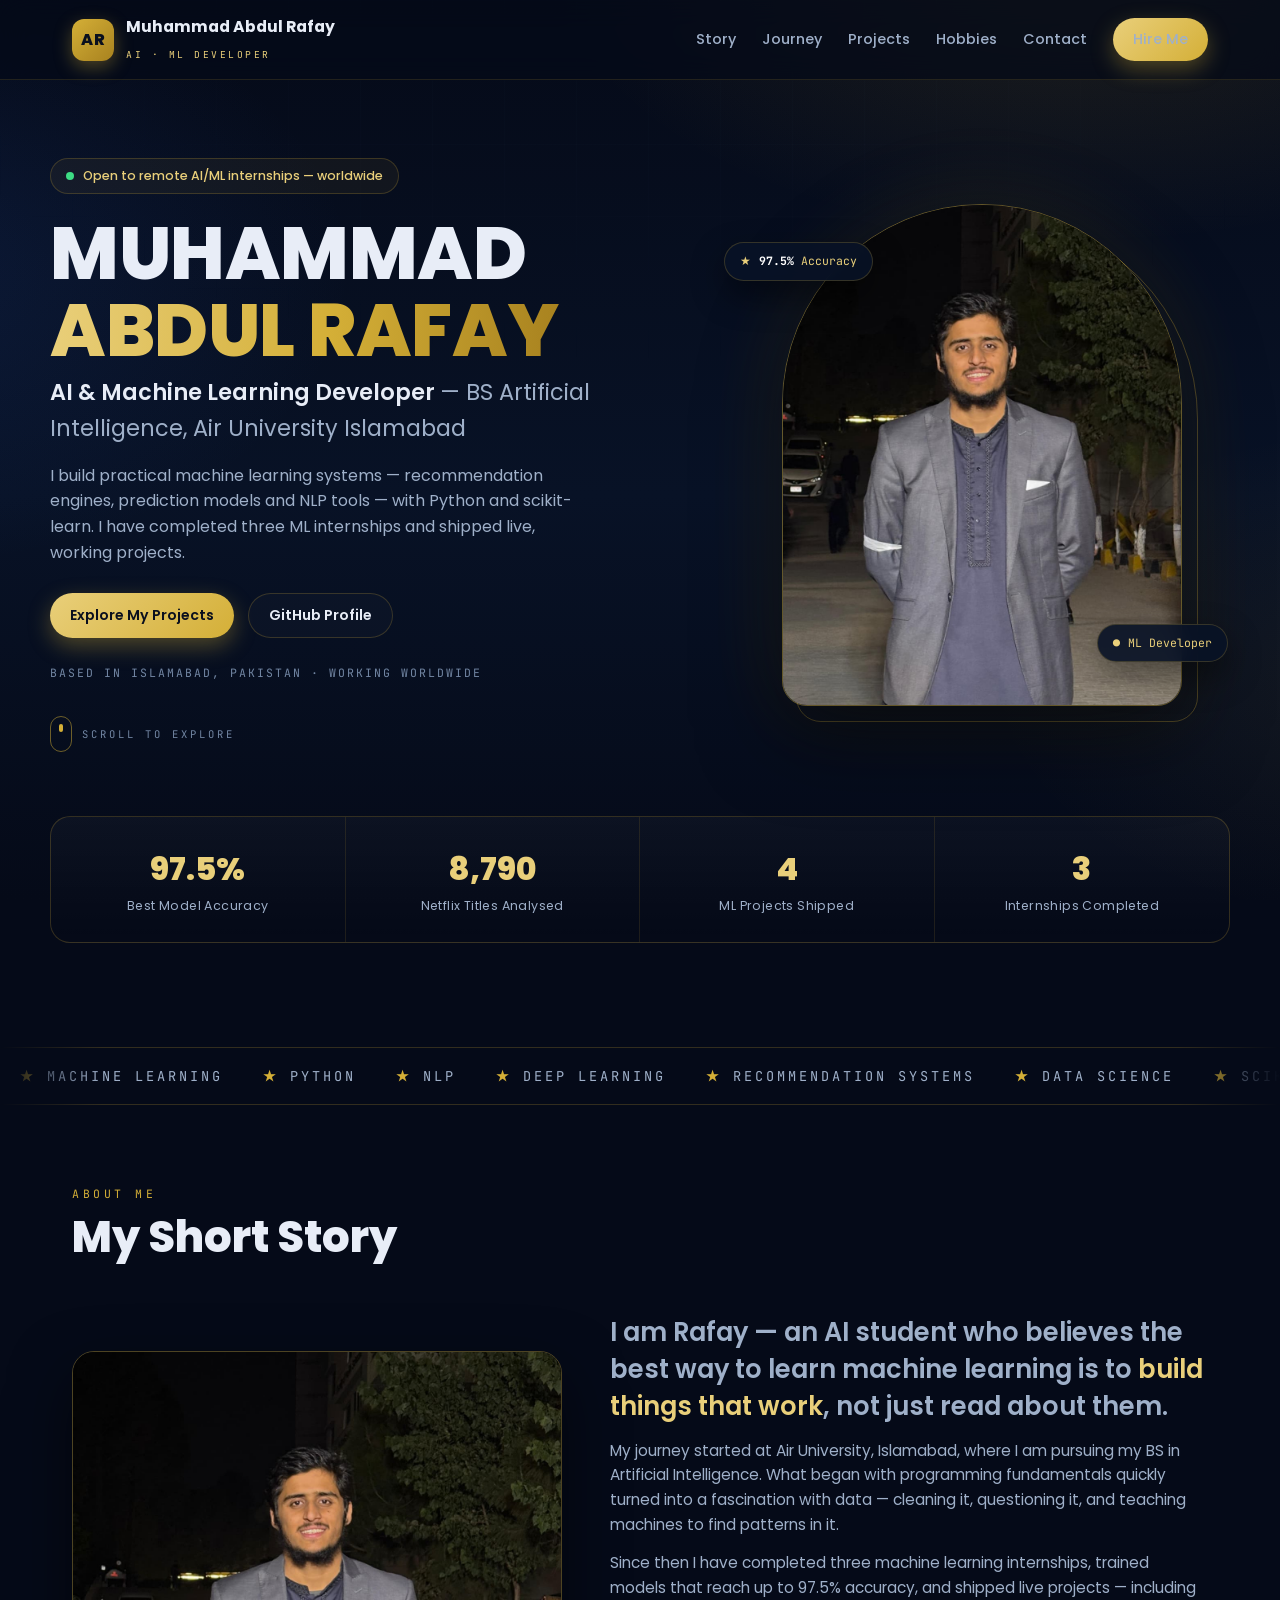
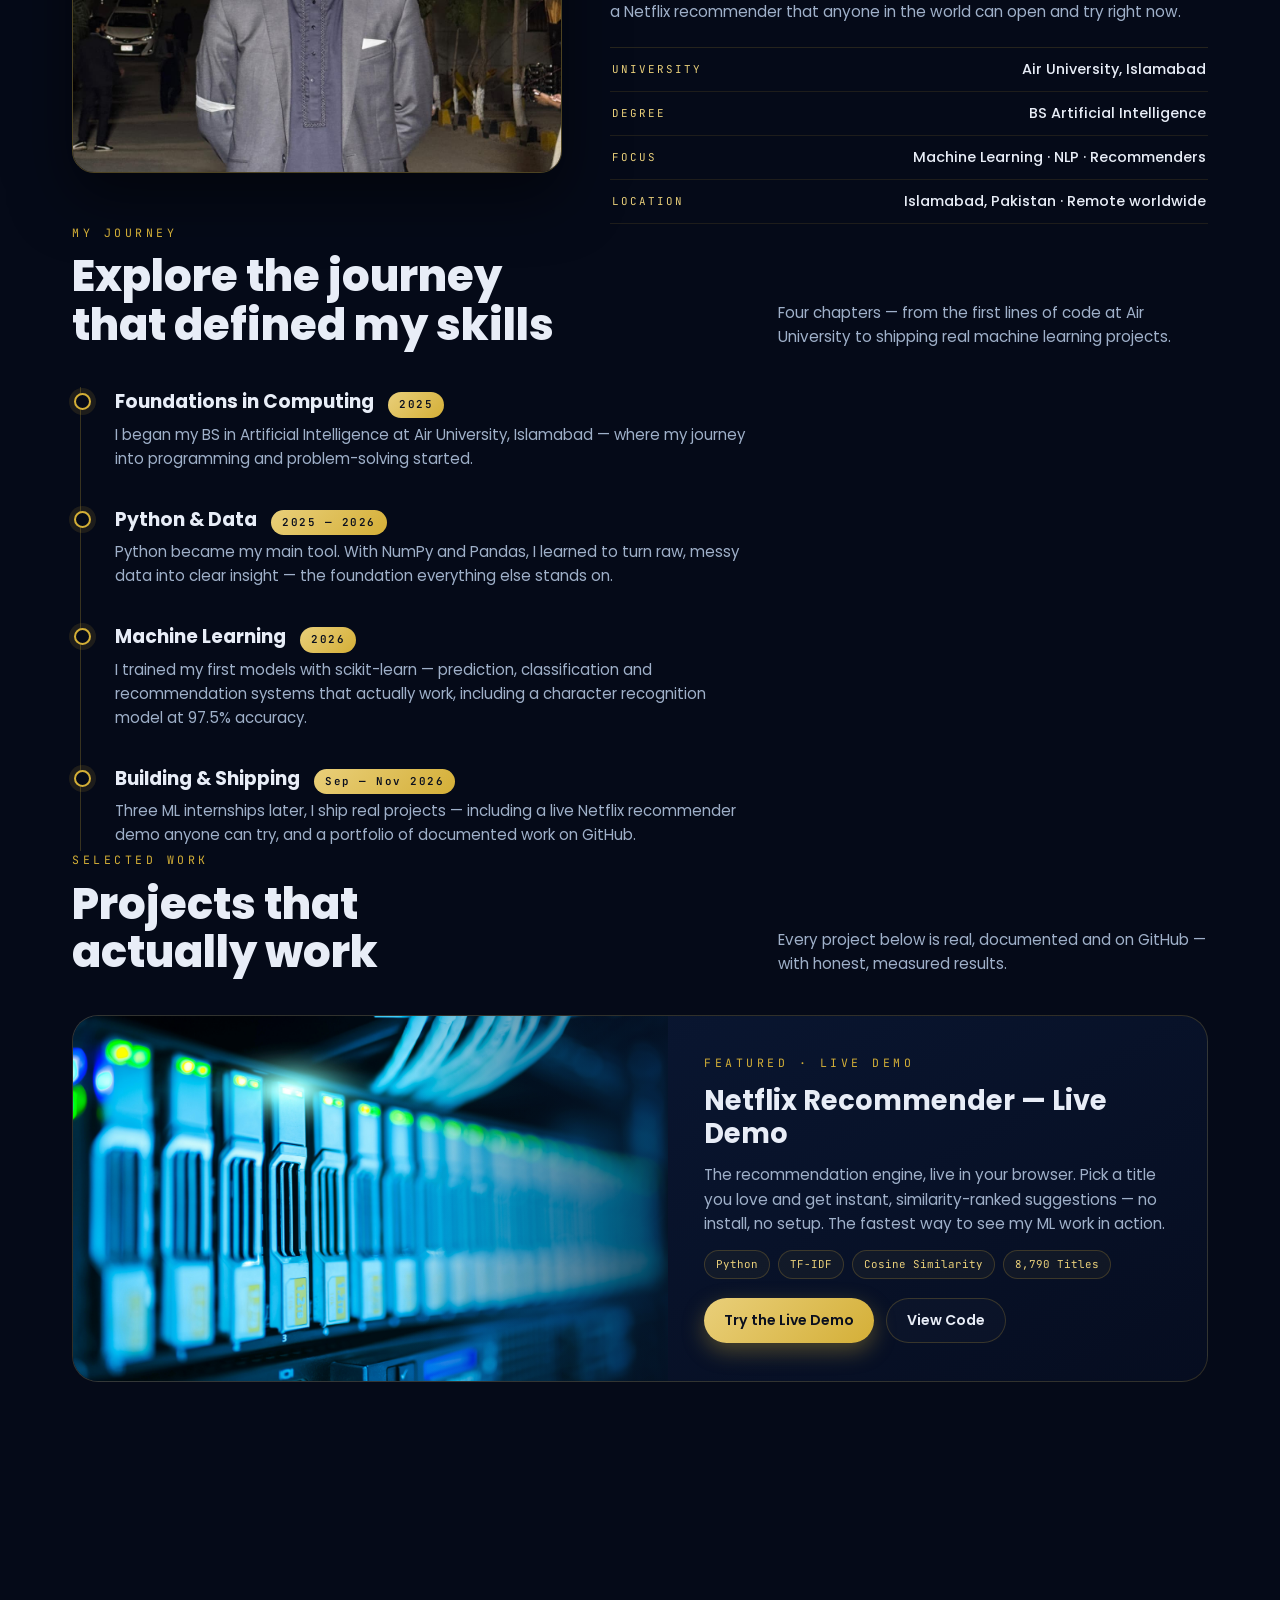
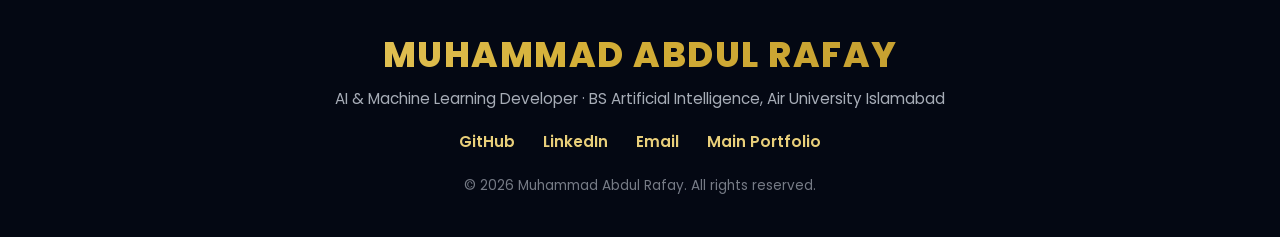
<file: index.html>
<!-- Muhammad Abdul Rafay | 2501028 | BS AI - A -->
<!DOCTYPE html>
<html lang="en">
<head>
<meta charset="UTF-8">
<meta name="viewport" content="width=device-width, initial-scale=1.0">
<title>Muhammad Abdul Rafay — Portfolio</title>
<meta name="description" content="Portfolio of Muhammad Abdul Rafay — BS Artificial Intelligence, Air University Islamabad. AI & Machine Learning Developer.">
<link rel="preconnect" href="https://fonts.googleapis.com">
<link rel="preconnect" href="https://fonts.gstatic.com" crossorigin>
<link href="https://fonts.googleapis.com/css2?family=Poppins:wght@400;500;600;700;800&family=JetBrains+Mono:wght@400;600&display=swap" rel="stylesheet">
<style>
:root{
  --bg:#050a18; --bg2:#081226; --panel:#0a1730; --line:rgba(212,175,55,.22);
  --gold:#d4af37; --gold2:#e9cf7a; --ink:#e8edf7; --mut:#9fb0c9; --mut2:#7286a3;
  --rad:20px;
}
*{margin:0;padding:0;box-sizing:border-box}
html{scroll-behavior:smooth}
body{background:var(--bg);color:var(--ink);font-family:'Poppins','Segoe UI',Arial,sans-serif;overflow-x:hidden;line-height:1.6}
::selection{background:var(--gold);color:#0a0f1e}
img{max-width:100%;display:block}
a{color:inherit}
.mono{font-family:'JetBrains Mono',monospace}

/* ambient background */
.ambient{position:fixed;inset:0;z-index:-2;background:
  radial-gradient(900px 480px at 85% -5%,rgba(212,175,55,.13),transparent 60%),
  radial-gradient(800px 500px at -10% 30%,rgba(38,84,180,.16),transparent 60%),
  radial-gradient(700px 420px at 110% 75%,rgba(212,175,55,.07),transparent 60%),
  linear-gradient(180deg,var(--bg) 0%,var(--bg2) 55%,var(--bg) 100%)}
.grid-overlay{position:fixed;inset:0;z-index:-1;opacity:.35;pointer-events:none;
  background-image:linear-gradient(rgba(159,176,201,.05) 1px,transparent 1px),linear-gradient(90deg,rgba(159,176,201,.05) 1px,transparent 1px);
  background-size:72px 72px;
  -webkit-mask-image:radial-gradient(ellipse 90% 60% at 50% 0%,#000 30%,transparent 75%);
          mask-image:radial-gradient(ellipse 90% 60% at 50% 0%,#000 30%,transparent 75%)}

/* progress bar */
#progress{position:fixed;top:0;left:0;height:3px;width:0;background:linear-gradient(90deg,var(--gold),var(--gold2));z-index:2000}

/* nav */
header{position:fixed;top:0;left:0;right:0;z-index:1000;backdrop-filter:blur(14px);background:rgba(5,10,24,.72);border-bottom:1px solid rgba(212,175,55,.14)}
.nav{max-width:1180px;margin:0 auto;padding:14px 22px;display:flex;align-items:center;justify-content:space-between;gap:16px}
.brand{display:flex;align-items:center;gap:12px;text-decoration:none}
.brand .mark{width:42px;height:42px;border-radius:12px;background:linear-gradient(135deg,var(--gold),#a8821f);color:#0a0f1e;font-weight:800;display:flex;align-items:center;justify-content:center;font-size:1rem;letter-spacing:.5px;box-shadow:0 6px 18px rgba(212,175,55,.35)}
.brand .bname{font-weight:700;line-height:1.15;font-size:.98rem}
.brand .bsub{font-family:'JetBrains Mono',monospace;font-size:.6rem;letter-spacing:2.5px;color:var(--gold2);text-transform:uppercase}
.nav nav{display:flex;gap:26px;align-items:center}
.nav nav a{text-decoration:none;color:var(--mut);font-size:.9rem;font-weight:500;transition:color .25s}
.nav nav a:hover{color:var(--gold2)}
.btn{display:inline-flex;align-items:center;gap:8px;text-decoration:none;font-weight:600;font-size:.88rem;padding:10px 20px;border-radius:999px;transition:transform .25s,box-shadow .25s}
.btn-gold{background:linear-gradient(135deg,var(--gold2),var(--gold));color:#0a0f1e;box-shadow:0 8px 22px rgba(212,175,55,.35)}
.btn-gold:hover{transform:translateY(-2px);box-shadow:0 12px 28px rgba(212,175,55,.45)}
.btn-ghost{border:1px solid var(--line);color:var(--ink);background:rgba(255,255,255,.02)}
.btn-ghost:hover{transform:translateY(-2px);border-color:var(--gold)}
@media(max-width:820px){.nav nav a:not(.btn){display:none}}

.wrap{max-width:1180px;margin:0 auto;padding:0 22px}

/* hero */
.hero{padding:158px 0 40px;position:relative}
.hero-grid{display:grid;grid-template-columns:1.12fr .88fr;gap:54px;align-items:center}
@media(max-width:900px){.hero-grid{grid-template-columns:1fr}}
.pill{display:inline-flex;align-items:center;gap:9px;border:1px solid var(--line);background:rgba(212,175,55,.06);color:var(--gold2);padding:7px 15px;border-radius:999px;font-size:.78rem;font-weight:500}
.pill .dot{width:8px;height:8px;border-radius:50%;background:#3ddc84;box-shadow:0 0 0 0 rgba(61,220,132,.5);animation:pulse 2s infinite}
@keyframes pulse{0%{box-shadow:0 0 0 0 rgba(61,220,132,.45)}70%{box-shadow:0 0 0 8px rgba(61,220,132,0)}100%{box-shadow:0 0 0 0 rgba(61,220,132,0)}}
.hero h1{font-size:clamp(2.6rem,6.2vw,4.6rem);line-height:1.04;font-weight:800;letter-spacing:-.5px;margin:22px 0 6px}
.hero h1 .gold{background:linear-gradient(92deg,var(--gold2),var(--gold) 55%,#a8821f);-webkit-background-clip:text;background-clip:text;-webkit-text-fill-color:transparent;color:var(--gold)}
.hero .role{font-size:clamp(1.05rem,2.2vw,1.4rem);color:var(--ink);font-weight:600}
.hero .role .thin{color:var(--mut);font-weight:400}
.hero p.lede{color:var(--mut);max-width:540px;margin:16px 0 28px;font-size:1rem}
.hero-cta{display:flex;gap:14px;flex-wrap:wrap}
.hero-meta{margin-top:26px;font-family:'JetBrains Mono',monospace;font-size:.72rem;letter-spacing:2px;color:var(--mut2);text-transform:uppercase}

/* arch photo */
.arch-wrap{position:relative;justify-self:center;width:min(400px,88vw)}
.arch{position:relative;border-radius:210px 210px 26px 26px;overflow:hidden;border:1px solid rgba(212,175,55,.45);box-shadow:0 30px 80px rgba(0,0,0,.55),0 0 90px rgba(212,175,55,.12)}
.arch img{width:100%;height:500px;object-fit:cover;object-position:top center;transform:scale(1.02)}
.arch-wrap::before{content:"";position:absolute;width:100%;height:100%;border-radius:210px 210px 26px 26px;border:1px solid rgba(212,175,55,.35);z-index:-1;transform:translate(14px,14px)}
.badge{position:absolute;display:flex;align-items:center;gap:8px;background:rgba(8,18,38,.9);border:1px solid var(--line);backdrop-filter:blur(8px);padding:9px 15px;border-radius:999px;font-family:'JetBrains Mono',monospace;font-size:.72rem;color:var(--gold2);box-shadow:0 14px 34px rgba(0,0,0,.45);animation:drift 6s ease-in-out infinite}
.badge b{color:#fff}
.badge-acc{top:38px;left:-58px}
.badge-ml{bottom:44px;right:-46px;animation-delay:2.4s}
@keyframes drift{0%,100%{transform:translateY(0)}50%{transform:translateY(-9px)}}
@media(max-width:560px){.badge-acc{left:-6px}.badge-ml{right:-6px}.arch img{height:430px}}

/* stats */
.stats{margin:64px 0 8px;border:1px solid var(--line);border-radius:var(--rad);background:linear-gradient(180deg,rgba(255,255,255,.03),rgba(255,255,255,0));display:grid;grid-template-columns:repeat(4,1fr);overflow:hidden}
@media(max-width:820px){.stats{grid-template-columns:repeat(2,1fr)}}
.stat{padding:26px 18px;text-align:center;border-right:1px solid rgba(212,175,55,.12)}
.stat:last-child{border-right:none}
@media(max-width:820px){.stat:nth-child(2){border-right:none}.stat:nth-child(1),.stat:nth-child(2){border-bottom:1px solid rgba(212,175,55,.12)}}
.stat .num{font-size:2rem;font-weight:800;color:var(--gold2)}
.stat .lbl{font-size:.78rem;color:var(--mut);letter-spacing:.4px;margin-top:2px}

/* marquee */
.marquee{margin:56px 0 0;border-top:1px solid var(--line);border-bottom:1px solid var(--line);padding:15px 0;overflow:hidden;white-space:nowrap;-webkit-mask-image:linear-gradient(90deg,transparent,#000 8%,#000 92%,transparent);mask-image:linear-gradient(90deg,transparent,#000 8%,#000 92%,transparent)}
.marquee .track{display:inline-block;animation:scrollx 30s linear infinite;font-family:'JetBrains Mono',monospace;font-size:.85rem;letter-spacing:3px;color:var(--mut)}
.marquee .track span{margin:0 20px}
.marquee .track b{color:var(--gold);font-weight:600}
@keyframes scrollx{from{transform:translateX(0)}to{transform:translateX(-50%)}}

/* sections */
section{padding:92px 0 8px;scroll-margin-top:84px}
.sec-head{display:flex;align-items:flex-end;justify-content:space-between;gap:20px;margin-bottom:38px;flex-wrap:wrap}
.kicker{font-family:'JetBrains Mono',monospace;font-size:.72rem;letter-spacing:3.5px;color:var(--gold);text-transform:uppercase;margin-bottom:10px}
.sec-head h2{font-size:clamp(1.8rem,4vw,2.7rem);font-weight:800;line-height:1.12}
.sec-head p{color:var(--mut);max-width:430px;font-size:.95rem}

/* journey chapters */
.chapters{display:grid;grid-template-columns:repeat(2,1fr);gap:20px}
@media(max-width:820px){.chapters{grid-template-columns:1fr}}
.chapter{position:relative;border:1px solid rgba(212,175,55,.16);background:linear-gradient(160deg,var(--panel),rgba(10,23,48,.35));border-radius:var(--rad);padding:30px 28px;overflow:hidden;transition:transform .35s,border-color .35s}
.chapter:hover{transform:translateY(-5px);border-color:rgba(212,175,55,.5)}
.chapter .no{font-family:'JetBrains Mono',monospace;font-size:3.2rem;font-weight:600;color:transparent;-webkit-text-stroke:1px rgba(212,175,55,.45);line-height:1}
.chapter h3{font-size:1.22rem;margin:14px 0 8px}
.chapter p{color:var(--mut);font-size:.94rem}
.chapter .tag{position:absolute;top:24px;right:24px;font-family:'JetBrains Mono',monospace;font-size:.62rem;letter-spacing:2px;color:var(--gold2);border:1px solid var(--line);padding:5px 10px;border-radius:999px;text-transform:uppercase}

/* featured demo */
.feature{display:grid;grid-template-columns:1.05fr .95fr;border:1px solid rgba(212,175,55,.2);border-radius:26px;overflow:hidden;background:linear-gradient(150deg,#0b1a38,#060d20);margin-bottom:22px}
@media(max-width:860px){.feature{grid-template-columns:1fr}}
.feature .vis{position:relative;min-height:320px}
.feature .vis img{position:absolute;inset:0;width:100%;height:100%;object-fit:cover}
.feature .vis::after{content:"";position:absolute;inset:0;background:linear-gradient(90deg,transparent 55%,rgba(6,13,32,.65))}
.feature .txt{padding:38px 36px;display:flex;flex-direction:column;justify-content:center;gap:13px}
.feature .txt h3{font-size:1.7rem;line-height:1.2}
.feature .txt p{color:var(--mut);font-size:.96rem}
.chips{display:flex;gap:8px;flex-wrap:wrap}
.chip{font-family:'JetBrains Mono',monospace;font-size:.68rem;color:var(--gold2);border:1px solid var(--line);padding:5px 11px;border-radius:999px;background:rgba(212,175,55,.05)}
.row-cta{display:flex;gap:12px;flex-wrap:wrap;margin-top:6px}

/* project rows */
.prow{display:grid;grid-template-columns:300px 1fr auto;gap:26px;align-items:center;border:1px solid rgba(212,175,55,.15);border-radius:var(--rad);padding:18px;background:linear-gradient(160deg,rgba(255,255,255,.025),transparent);margin-bottom:16px;transition:transform .35s,border-color .35s}
.prow:hover{transform:translateY(-4px);border-color:rgba(212,175,55,.5)}
.prow .thumb{border-radius:14px;overflow:hidden;height:150px}
.prow .thumb img{width:100%;height:100%;object-fit:cover;transition:transform .6s}
.prow:hover .thumb img{transform:scale(1.06)}
.prow h3{font-size:1.25rem;margin-bottom:5px}
.prow h3 .metric{color:var(--gold2);font-family:'JetBrains Mono',monospace;font-size:.9rem;margin-left:8px}
.prow p{color:var(--mut);font-size:.92rem;max-width:560px}
.prow .go{white-space:nowrap}
@media(max-width:860px){.prow{grid-template-columns:1fr}.prow .thumb{height:190px}}

/* hobbies */
.hobs{display:grid;grid-template-columns:repeat(3,1fr);gap:20px}
@media(max-width:860px){.hobs{grid-template-columns:1fr}}
.hob{border-radius:var(--rad);overflow:hidden;border:1px solid rgba(212,175,55,.16);background:var(--panel);transition:transform .35s,border-color .35s}
.hob:hover{transform:translateY(-5px);border-color:rgba(212,175,55,.5)}
.hob .im{height:200px;overflow:hidden}
.hob .im img{width:100%;height:100%;object-fit:cover;transition:transform .6s}
.hob:hover .im img{transform:scale(1.07)}
.hob .tx{padding:20px 22px 24px}
.hob h3{font-size:1.08rem;margin-bottom:5px}
.hob p{color:var(--mut);font-size:.9rem}
.hob .lk{display:inline-block;margin-top:12px;color:var(--gold2);text-decoration:none;font-weight:600;font-size:.86rem}
.hob .lk:hover{color:#fff;text-decoration:underline}

/* contact band */
.band{margin:96px 0 0;border:1px solid rgba(212,175,55,.3);border-radius:26px;padding:52px 34px;text-align:center;background:radial-gradient(600px 300px at 50% -20%,rgba(212,175,55,.16),transparent 65%),linear-gradient(180deg,#0a1730,#060d20)}
.band h2{font-size:clamp(1.7rem,3.6vw,2.5rem);margin-bottom:10px}
.band p{color:var(--mut);max-width:520px;margin:0 auto 26px}

/* footer */
footer{margin-top:80px;border-top:1px solid rgba(212,175,55,.16);background:rgba(4,8,18,.6)}
.foot{max-width:1180px;margin:0 auto;padding:34px 22px 40px;text-align:center}
.foot-name{font-size:clamp(1.3rem,3.6vw,2.2rem);font-weight:800;letter-spacing:1.5px;line-height:1.25;background:linear-gradient(92deg,#f3d97b,#d4af37 45%,#b8912a);-webkit-background-clip:text;background-clip:text;-webkit-text-fill-color:transparent;color:var(--gold)}
.foot-tag{color:rgba(232,237,247,.72);margin:10px auto 18px;font-size:.95rem}
.foot-links a{color:var(--gold2);text-decoration:none;font-weight:600;margin:0 12px;font-size:.95rem}
.foot-links a:hover{color:#fff;text-decoration:underline}
.foot-copy{color:rgba(232,237,247,.5);font-size:.85rem;margin-top:20px}


/* story */
.story{display:grid;grid-template-columns:.9fr 1.1fr;gap:48px;align-items:center}
@media(max-width:860px){.story{grid-template-columns:1fr}}
.story .ph{border-radius:22px;overflow:hidden;border:1px solid rgba(212,175,55,.35);box-shadow:0 24px 60px rgba(0,0,0,.5)}
.story .ph img{width:100%;height:420px;object-fit:cover;object-position:top center}
.story .big{font-size:clamp(1.25rem,2.4vw,1.6rem);line-height:1.45;font-weight:600}
.story .big em{color:var(--gold2);font-style:normal}
.story p{color:var(--mut);margin-top:14px;font-size:.96rem}
.facts{margin-top:22px;border-top:1px solid rgba(212,175,55,.16)}
.facts div{display:flex;justify-content:space-between;gap:14px;padding:10px 2px;border-bottom:1px solid rgba(212,175,55,.12);font-size:.9rem}
.facts div span:first-child{font-family:'JetBrains Mono',monospace;font-size:.68rem;letter-spacing:2px;color:var(--gold2);text-transform:uppercase;padding-top:3px}
.facts div span:last-child{color:var(--ink);font-weight:500;text-align:right}

/* timeline */
.tl{position:relative;margin-left:8px;padding-left:34px;border-left:1px solid rgba(212,175,55,.25)}
.tl-item{position:relative;padding:0 0 34px}
.tl-item:last-child{padding-bottom:4px}
.tl-item::before{content:"";position:absolute;left:-41px;top:6px;width:13px;height:13px;border-radius:50%;background:var(--bg);border:2px solid var(--gold);box-shadow:0 0 0 5px rgba(212,175,55,.12)}
.tl-top{display:flex;align-items:baseline;gap:14px;flex-wrap:wrap}
.tl-top h3{font-size:1.18rem}
.tl-date{font-family:'JetBrains Mono',monospace;font-size:.68rem;letter-spacing:1.5px;color:#0a0f1e;background:linear-gradient(135deg,var(--gold2),var(--gold));padding:4px 11px;border-radius:999px;font-weight:600}
.tl-item p{color:var(--mut);font-size:.94rem;max-width:640px;margin-top:5px}

/* scroll cue */
.cue{display:flex;align-items:center;gap:10px;margin-top:34px;color:var(--mut2);font-family:'JetBrains Mono',monospace;font-size:.66rem;letter-spacing:3px;text-transform:uppercase}
.cue .wheel{width:22px;height:36px;border:1px solid rgba(212,175,55,.5);border-radius:12px;position:relative}
.cue .wheel::after{content:"";position:absolute;left:50%;top:7px;width:4px;height:8px;margin-left:-2px;border-radius:4px;background:var(--gold);animation:wheel 1.8s ease-in-out infinite}
@keyframes wheel{0%{transform:translateY(0);opacity:1}70%{transform:translateY(10px);opacity:0}100%{transform:translateY(0);opacity:0}}

/* reveal */
.rv{opacity:1;transform:none}
.js .rv{opacity:0;transform:translateY(26px);transition:opacity .8s ease,transform .8s cubic-bezier(.2,.7,.2,1)}
.js .rv.in{opacity:1;transform:none}
@media (prefers-reduced-motion: reduce){
  .js .rv{opacity:1;transform:none;transition:none}
  .marquee .track{animation:none}
  .badge{animation:none}
  html{scroll-behavior:auto}
}
</style>
</head>
<body>
<div class="ambient"></div><div class="grid-overlay"></div>
<div id="progress"></div>

<header>
  <div class="nav">
    <a class="brand" href="#top">
      <span class="mark">AR</span>
      <span><span class="bname">Muhammad Abdul Rafay</span><br><span class="bsub">AI · ML Developer</span></span>
    </a>
    <nav>
      <a href="#story">Story</a>
      <a href="#journey">Journey</a>
      <a href="#projects">Projects</a>
      <a href="#hobbies">Hobbies</a>
      <a href="./form.html">Contact</a>
      <a class="btn btn-gold" href="./form.html">Hire Me</a>
    </nav>
  </div>
</header>

<main id="top">
  <!-- HERO -->
  <div class="hero wrap">
    <div class="hero-grid">
      <div>
        <span class="pill"><span class="dot"></span> Open to remote AI/ML internships — worldwide</span>
        <h1>MUHAMMAD<br><span class="gold">ABDUL RAFAY</span></h1>
        <div class="role">AI &amp; Machine Learning Developer <span class="thin">— BS Artificial Intelligence, Air University Islamabad</span></div>
        <p class="lede">I build practical machine learning systems — recommendation engines, prediction models and NLP tools — with Python and scikit-learn. I have completed three ML internships and shipped live, working projects.</p>
        <div class="hero-cta">
          <a class="btn btn-gold" href="#projects">Explore My Projects</a>
          <a class="btn btn-ghost" href="https://github.com/mabdulrafay7zip" target="_blank" rel="noopener">GitHub Profile</a>
        </div>
        <div class="hero-meta">Based in Islamabad, Pakistan · Working worldwide</div>
        <div class="cue"><span class="wheel"></span> Scroll to Explore</div>
      </div>
      <div class="arch-wrap">
        <div class="arch"><img src="./images/raffay.jpeg" alt="Muhammad Abdul Rafay"></div>
        <div class="badge badge-acc">★ <span><b>97.5%</b>&nbsp;Accuracy</span></div>
        <div class="badge badge-ml">● <span>ML Developer</span></div>
      </div>
    </div>

    <div class="stats rv">
      <div class="stat"><div class="num"><span class="count" data-to="97.5" data-dec="1">97.5</span>%</div><div class="lbl">Best Model Accuracy</div></div>
      <div class="stat"><div class="num"><span class="count" data-to="8790">8,790</span></div><div class="lbl">Netflix Titles Analysed</div></div>
      <div class="stat"><div class="num"><span class="count" data-to="4">4</span></div><div class="lbl">ML Projects Shipped</div></div>
      <div class="stat"><div class="num"><span class="count" data-to="3">3</span></div><div class="lbl">Internships Completed</div></div>
    </div>
  </div>

  <!-- MARQUEE -->
  <div class="marquee" aria-hidden="true"><div class="track" id="mtrack"></div></div>


  <!-- MY SHORT STORY -->
  <section id="story" class="wrap" style="padding-top:80px">
    <div class="sec-head rv">
      <div><div class="kicker">About Me</div><h2>My Short Story</h2></div>
    </div>
    <div class="story">
      <div class="ph rv"><img src="./images/raffay.jpeg" alt="Muhammad Abdul Rafay"></div>
      <div class="rv">
        <p class="big">I am Rafay — an AI student who believes the best way to learn machine learning is to <em>build things that work</em>, not just read about them.</p>
        <p>My journey started at Air University, Islamabad, where I am pursuing my BS in Artificial Intelligence. What began with programming fundamentals quickly turned into a fascination with data — cleaning it, questioning it, and teaching machines to find patterns in it.</p>
        <p>Since then I have completed three machine learning internships, trained models that reach up to 97.5% accuracy, and shipped live projects — including a Netflix recommender that anyone in the world can open and try right now.</p>
        <div class="facts">
          <div><span>University</span><span>Air University, Islamabad</span></div>
          <div><span>Degree</span><span>BS Artificial Intelligence</span></div>
          <div><span>Focus</span><span>Machine Learning · NLP · Recommenders</span></div>
          <div><span>Location</span><span>Islamabad, Pakistan · Remote worldwide</span></div>
        </div>
      </div>
    </div>
  </section>

  <!-- JOURNEY -->
  <section id="journey" class="wrap">
    <div class="sec-head rv">
      <div><div class="kicker">My Journey</div><h2>Explore the journey<br>that defined my skills</h2></div>
      <p>Four chapters — from the first lines of code at Air University to shipping real machine learning projects.</p>
    </div>
    <div class="tl">
      <article class="tl-item rv"><div class="tl-top"><h3>Foundations in Computing</h3><span class="tl-date">2025</span></div><p>I began my BS in Artificial Intelligence at Air University, Islamabad — where my journey into programming and problem-solving started.</p></article>
      <article class="tl-item rv"><div class="tl-top"><h3>Python &amp; Data</h3><span class="tl-date">2025 — 2026</span></div><p>Python became my main tool. With NumPy and Pandas, I learned to turn raw, messy data into clear insight — the foundation everything else stands on.</p></article>
      <article class="tl-item rv"><div class="tl-top"><h3>Machine Learning</h3><span class="tl-date">2026</span></div><p>I trained my first models with scikit-learn — prediction, classification and recommendation systems that actually work, including a character recognition model at 97.5% accuracy.</p></article>
      <article class="tl-item rv"><div class="tl-top"><h3>Building &amp; Shipping</h3><span class="tl-date">Sep — Nov 2026</span></div><p>Three ML internships later, I ship real projects — including a live Netflix recommender demo anyone can try, and a portfolio of documented work on GitHub.</p></article>
    </div>
  </section>

  <!-- PROJECTS -->
  <section id="projects" class="wrap">
    <div class="sec-head rv">
      <div><div class="kicker">Selected Work</div><h2>Projects that<br>actually work</h2></div>
      <p>Every project below is real, documented and on GitHub — with honest, measured results.</p>
    </div>

    <article class="feature rv">
      <div class="vis"><img src="./images/ai-1.jpg" alt="Netflix Recommendation System"></div>
      <div class="txt">
        <div class="kicker" style="margin:0">Featured · Live Demo</div>
        <h3>Netflix Recommender — Live Demo</h3>
        <p>The recommendation engine, live in your browser. Pick a title you love and get instant, similarity-ranked suggestions — no install, no setup. The fastest way to see my ML work in action.</p>
        <div class="chips"><span class="chip">Python</span><span class="chip">TF-IDF</span><span class="chip">Cosine Similarity</span><span class="chip">8,790 Titles</span></div>
        <div class="row-cta">
          <a class="btn btn-gold" href="https://mabdulrafay7zip.github.io/Netflix-Recommender-Live-Demo/" target="_blank" rel="noopener">Try the Live Demo</a>
          <a class="btn btn-ghost" href="https://github.com/mabdulrafay7zip/Netflix-Recommender-Live-Demo" target="_blank" rel="noopener">View Code</a>
        </div>
      </div>
    </article>

    <article class="prow rv">
      <div class="thumb"><img src="./images/project-1.jpg" alt="Netflix ML Projects"></div>
      <div><h3>Netflix ML Projects</h3><p>Recommender, content-type prediction (91.9% accuracy) and clustering on 8,790 titles.</p></div>
      <a class="btn btn-ghost go" href="https://github.com/mabdulrafay7zip/Netflix_ML_Projects" target="_blank" rel="noopener">View on GitHub →</a>
    </article>

    <article class="prow rv">
      <div class="thumb"><img src="./images/project-2.jpg" alt="Handwritten Character Recognition"></div>
      <div><h3>Handwritten Character Recognition <span class="metric">97.5%</span></h3><p>Handwritten character recognition with an SVM model — 97.5% accuracy.</p></div>
      <a class="btn btn-ghost go" href="https://github.com/mabdulrafay7zip/HandwrittenCharacterRecognition" target="_blank" rel="noopener">View on GitHub →</a>
    </article>

    <article class="prow rv">
      <div class="thumb"><img src="./images/project-3.jpg" alt="Credit Scoring Model"></div>
      <div><h3>Credit Scoring Model <span class="metric">F1 0.83</span></h3><p>Random Forest credit-risk scoring — 75% accuracy, F1 0.83.</p></div>
      <a class="btn btn-ghost go" href="https://github.com/mabdulrafay7zip/CreditScoringModel" target="_blank" rel="noopener">View on GitHub →</a>
    </article>

    <article class="prow rv">
      <div class="thumb"><img src="./images/project-4.jpg" alt="Disease Prediction"></div>
      <div><h3>Disease Prediction <span class="metric">74%</span></h3><p>Diabetes prediction with Random Forest &amp; SVM — 74% accuracy.</p></div>
      <a class="btn btn-ghost go" href="https://github.com/mabdulrafay7zip/DiseasePrediction" target="_blank" rel="noopener">View on GitHub →</a>
    </article>
  </section>

  <!-- HOBBIES -->
  <section id="hobbies" class="wrap">
    <div class="sec-head rv">
      <div><div class="kicker">Beyond the Code</div><h2>Explore my hobbies</h2></div>
      <p>The things that keep me curious, active and inspired outside the lab.</p>
    </div>
    <div class="hobs">
      <article class="hob rv"><div class="im"><img src="./book.webp" alt="Book Reading"></div><div class="tx"><h3>Book Reading</h3><p>Reading books on technology, science and ideas that spark new thinking.</p><a class="lk" href="https://openlibrary.org" target="_blank" rel="noopener">Browse Books →</a></div></article>
      <article class="hob rv"><div class="im"><img src="./images/cycling.jpeg" alt="Cycling"></div><div class="tx"><h3>Cycling</h3><p>Cycling around Islamabad to stay active, focused and energised.</p><a class="lk" href="https://www.komoot.com" target="_blank" rel="noopener">Plan a Ride →</a></div></article>
      <article class="hob rv"><div class="im"><img src="./images/photography.jpeg" alt="Photography"></div><div class="tx"><h3>Photography</h3><p>Capturing moments and scenes through a lens, one frame at a time.</p><a class="lk" href="https://unsplash.com" target="_blank" rel="noopener">Explore Photos →</a></div></article>
    </div>

    <div class="band rv">
      <div class="kicker">Let's Work Together</div>
      <h2>Have an internship or a project in mind?</h2>
      <p>I am open to AI/ML internships, project collaboration and freelance work — and I usually reply within 24–48 hours.</p>
      <a class="btn btn-gold" href="./form.html">Get in Touch</a>
    </div>
  </section>
</main>

<footer>
  <div class="foot">
    <div class="foot-name">MUHAMMAD ABDUL RAFAY</div>
    <p class="foot-tag">AI &amp; Machine Learning Developer · BS Artificial Intelligence, Air University Islamabad</p>
    <div class="foot-links">
      <a href="https://github.com/mabdulrafay7zip" target="_blank" rel="noopener">GitHub</a>
      <a href="https://www.linkedin.com/in/mabdulrafay7" target="_blank" rel="noopener">LinkedIn</a>
      <a href="mailto:mabdulrafay1134@gmail.com">Email</a>
      <a href="https://mabdulrafay7zip.github.io/" target="_blank" rel="noopener">Main Portfolio</a>
    </div>
    <p class="foot-copy">© 2026 Muhammad Abdul Rafay. All rights reserved.</p>
  </div>
</footer>

<script>
document.documentElement.classList.add('js');
/* marquee content */
(function(){
  var items = ['MACHINE LEARNING','PYTHON','NLP','DEEP LEARNING','RECOMMENDATION SYSTEMS','DATA SCIENCE','SCIKIT-LEARN','OPEN TO INTERNSHIPS'];
  var half = items.map(function(t){return '<span><b>★</b> '+t+'</span>';}).join('');
  document.getElementById('mtrack').innerHTML = half + half;
})();
/* scroll progress */
var prog = document.getElementById('progress');
addEventListener('scroll', function(){
  var h = document.documentElement, max = h.scrollHeight - h.clientHeight;
  prog.style.width = (max > 0 ? (h.scrollTop / max) * 100 : 0) + '%';
}, {passive:true});
/* reveal on scroll */
var io = new IntersectionObserver(function(es){
  es.forEach(function(e){ if(e.isIntersecting){ e.target.classList.add('in'); io.unobserve(e.target); } });
}, {threshold:.12});
document.querySelectorAll('.rv').forEach(function(el){ io.observe(el); });
/* safety: never leave content hidden */
setTimeout(function(){ document.querySelectorAll('.rv').forEach(function(el){ el.classList.add('in'); }); }, 2600);
/* count-ups */
var cio = new IntersectionObserver(function(es){
  es.forEach(function(e){
    if(!e.isIntersecting) return; cio.unobserve(e.target);
    var el = e.target, to = parseFloat(el.dataset.to), dec = parseInt(el.dataset.dec || '0'), t0 = null;
    function step(ts){ if(!t0) t0 = ts; var p = Math.min((ts - t0) / 1400, 1); var v = to * (1 - Math.pow(1 - p, 3));
      el.textContent = dec ? v.toFixed(dec) : Math.round(v).toLocaleString('en-US');
      if(p < 1) requestAnimationFrame(step); }
    requestAnimationFrame(step);
  });
}, {threshold:.5});
document.querySelectorAll('.count').forEach(function(el){ cio.observe(el); });
</script>
</body>
</html>
</file>
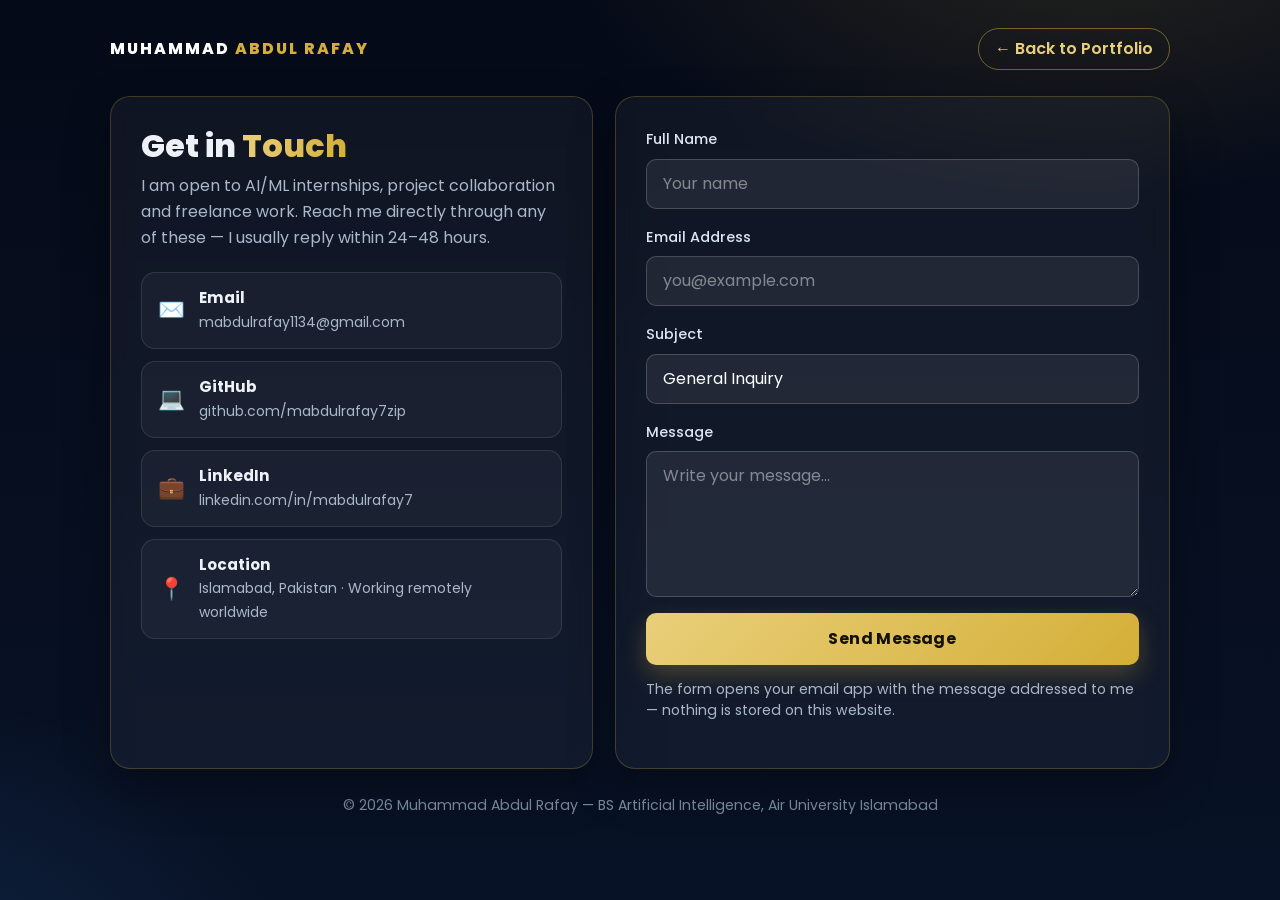
<file: form.html>
<!DOCTYPE html>
<html lang="en">
<head>
<meta charset="UTF-8">
<meta name="viewport" content="width=device-width, initial-scale=1.0">
<title>Contact — Muhammad Abdul Rafay</title>
<meta name="description" content="Contact Muhammad Abdul Rafay — BS Artificial Intelligence, Air University Islamabad. Open to AI/ML internships, projects and collaboration.">
<link rel="preconnect" href="https://fonts.googleapis.com">
<link rel="preconnect" href="https://fonts.gstatic.com" crossorigin>
<link href="https://fonts.googleapis.com/css2?family=Poppins:wght@300;400;500;600;700;800&display=swap" rel="stylesheet">
<link href="https://cdn.jsdelivr.net/npm/bootstrap@5.0.2/dist/css/bootstrap.min.css" rel="stylesheet">
<style>
  :root{ --gold:#d4af37; --gold2:#e9cf7a; --ink:#eef2f8; --mut:#a9b8c9; }
  *{ box-sizing:border-box; }
  body{
    font-family:'Poppins',sans-serif; color:var(--ink); min-height:100vh;
    background:
      radial-gradient(900px 480px at 85% -10%, rgba(212,175,55,.16), transparent 60%),
      radial-gradient(700px 500px at -10% 110%, rgba(47,109,179,.20), transparent 60%),
      linear-gradient(180deg,#050a18,#081226);
    padding: 28px 16px 40px;
  }
  .topbar{ max-width:1060px; margin:0 auto 26px; display:flex; justify-content:space-between; align-items:center; gap:12px; flex-wrap:wrap; }
  .brand{ font-weight:800; letter-spacing:2px; color:#fff; font-size:.98rem; }
  .brand span{ color:var(--gold); }
  .back{ color:var(--gold2); text-decoration:none; font-weight:600; border:1px solid rgba(212,175,55,.5); padding:8px 16px; border-radius:999px; transition:.2s; }
  .back:hover{ background:rgba(212,175,55,.14); color:#fff; }
  .wrap{ max-width:1060px; margin:0 auto; display:grid; grid-template-columns: 1fr 1.15fr; gap:22px; }
  @media (max-width: 860px){ .wrap{ grid-template-columns:1fr; } }
  .panel{
    background: rgba(255,255,255,.045); border:1px solid rgba(212,175,55,.25);
    border-radius:20px; padding:30px; backdrop-filter: blur(10px);
    box-shadow: 0 18px 44px rgba(0,0,0,.35);
  }
  h1{ font-size:2rem; font-weight:800; margin-bottom:8px; }
  h1 .g{ background:linear-gradient(92deg,var(--gold2),var(--gold)); -webkit-background-clip:text; background-clip:text; color:transparent; }
  .sub{ color:var(--mut); line-height:1.6; margin-bottom:22px; }
  .ccard{
    display:flex; gap:14px; align-items:center; text-decoration:none; color:var(--ink);
    background: rgba(255,255,255,.04); border:1px solid rgba(255,255,255,.10);
    border-radius:14px; padding:14px 16px; margin-bottom:12px; transition:.2s;
  }
  .ccard:hover{ border-color:rgba(212,175,55,.6); transform:translateY(-2px); color:#fff; }
  .ccard .ic{ font-size:1.35rem; }
  .ccard b{ display:block; font-size:.95rem; }
  .ccard small{ color:var(--mut); }
  .form-label{ font-weight:500; font-size:.9rem; color:#dbe6f2; }
  .form-control,.form-select{
    background: rgba(255,255,255,.07); border:1px solid rgba(255,255,255,.18); color:#fff;
    border-radius:10px; padding:.75rem 1rem;
  }
  .form-control:focus,.form-select:focus{
    background: rgba(255,255,255,.10); border-color:var(--gold); color:#fff;
    box-shadow:0 0 0 .2rem rgba(212,175,55,.22);
  }
  .form-control::placeholder{ color:rgba(255,255,255,.45); }
  .form-select option{ color:#111; }
  .btn-gold{
    background:linear-gradient(135deg,var(--gold2),var(--gold)); color:#14100a; border:none;
    font-weight:700; letter-spacing:.4px; border-radius:10px; padding:.85rem 2rem; width:100%;
    transition:.2s; box-shadow:0 10px 24px rgba(212,175,55,.28);
  }
  .btn-gold:hover{ transform:translateY(-2px); box-shadow:0 14px 30px rgba(212,175,55,.4); color:#14100a; }
  .note{ color:var(--mut); font-size:.88rem; margin-top:14px; line-height:1.55; }
  footer{ max-width:1060px; margin:26px auto 0; text-align:center; color:#7d8ea3; font-size:.88rem; }
</style>
</head>
<body>

<div class="topbar">
  <div class="brand">MUHAMMAD <span>ABDUL RAFAY</span></div>
  <a class="back" href="./index.html">← Back to Portfolio</a>
</div>

<div class="wrap">
  <div class="panel">
    <h1>Get in <span class="g">Touch</span></h1>
    <p class="sub">I am open to AI/ML internships, project collaboration and freelance work. Reach me directly through any of these — I usually reply within 24–48 hours.</p>

    <a class="ccard" href="mailto:mabdulrafay1134@gmail.com">
      <span class="ic">✉️</span>
      <span><b>Email</b><small>mabdulrafay1134@gmail.com</small></span>
    </a>
    <a class="ccard" href="https://github.com/mabdulrafay7zip" target="_blank" rel="noopener">
      <span class="ic">💻</span>
      <span><b>GitHub</b><small>github.com/mabdulrafay7zip</small></span>
    </a>
    <a class="ccard" href="https://www.linkedin.com/in/mabdulrafay7" target="_blank" rel="noopener">
      <span class="ic">💼</span>
      <span><b>LinkedIn</b><small>linkedin.com/in/mabdulrafay7</small></span>
    </a>
    <div class="ccard" style="cursor:default;">
      <span class="ic">📍</span>
      <span><b>Location</b><small>Islamabad, Pakistan · Working remotely worldwide</small></span>
    </div>
  </div>

  <div class="panel">
    <form id="contactForm">
      <div class="mb-3">
        <label for="nameInput" class="form-label">Full Name</label>
        <input type="text" id="nameInput" name="name" class="form-control" placeholder="Your name" required>
      </div>
      <div class="mb-3">
        <label for="emailInput" class="form-label">Email Address</label>
        <input type="email" id="emailInput" name="email" class="form-control" placeholder="you@example.com" required>
      </div>
      <div class="mb-3">
        <label for="subjectSelect" class="form-label">Subject</label>
        <select id="subjectSelect" class="form-select">
          <option selected>General Inquiry</option>
          <option>Internship Opportunity</option>
          <option>Project Proposal</option>
          <option>Feedback</option>
        </select>
      </div>
      <div class="mb-3">
        <label for="messageInput" class="form-label">Message</label>
        <textarea class="form-control" id="messageInput" name="message" rows="5" placeholder="Write your message..." required></textarea>
      </div>
      <button type="submit" class="btn btn-gold">Send Message</button>
      <p class="note">The form opens your email app with the message addressed to me — nothing is stored on this website.</p>
    </form>
  </div>
</div>

<footer>© 2026 Muhammad Abdul Rafay — BS Artificial Intelligence, Air University Islamabad</footer>

<script>
document.getElementById('contactForm').addEventListener('submit', function (e) {
  e.preventDefault();
  var name = document.getElementById('nameInput').value.trim();
  var email = document.getElementById('emailInput').value.trim();
  var topic = document.getElementById('subjectSelect').value;
  var msg = document.getElementById('messageInput').value.trim();
  var subject = encodeURIComponent('Portfolio Contact: ' + topic);
  var body = encodeURIComponent(msg + '\n\n— ' + name + ' (' + email + ')');
  window.location.href = 'mailto:mabdulrafay1134@gmail.com?subject=' + subject + '&body=' + body;
});
</script>
</body>
</html>
</file>
